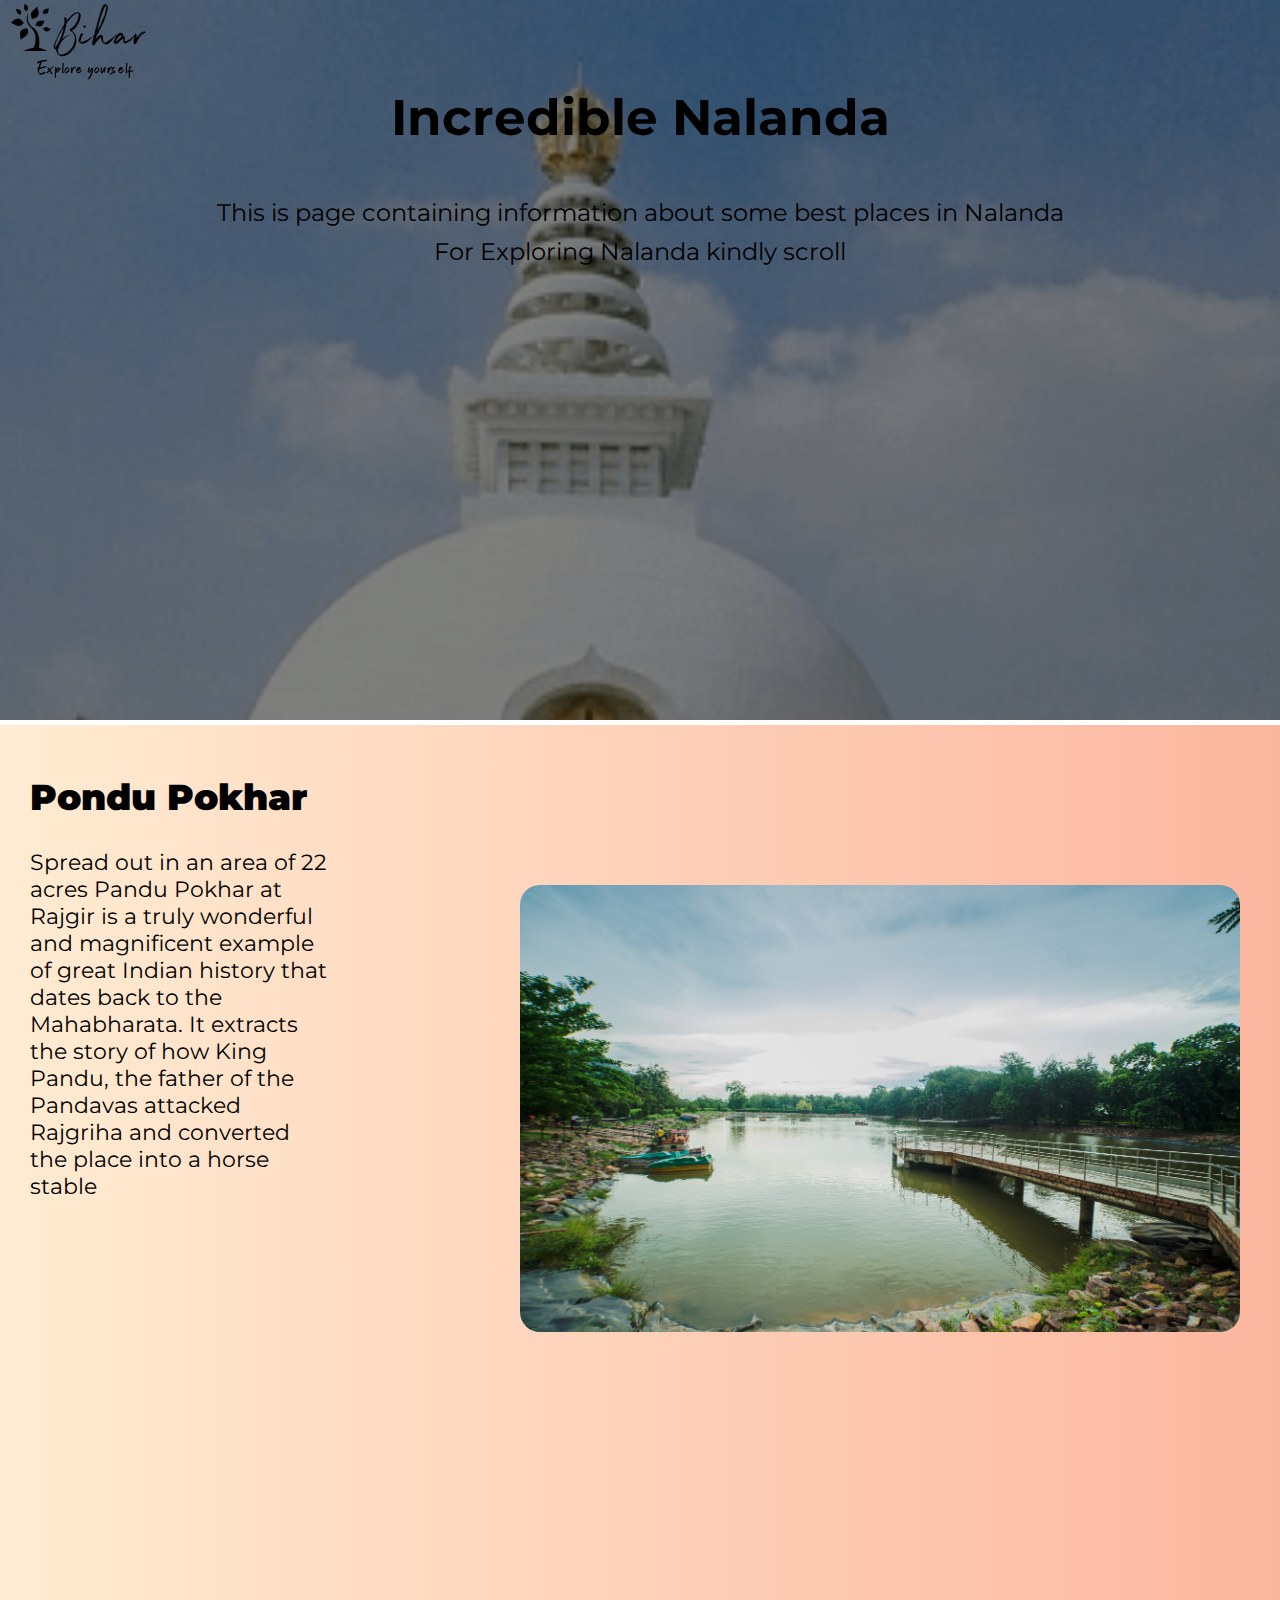
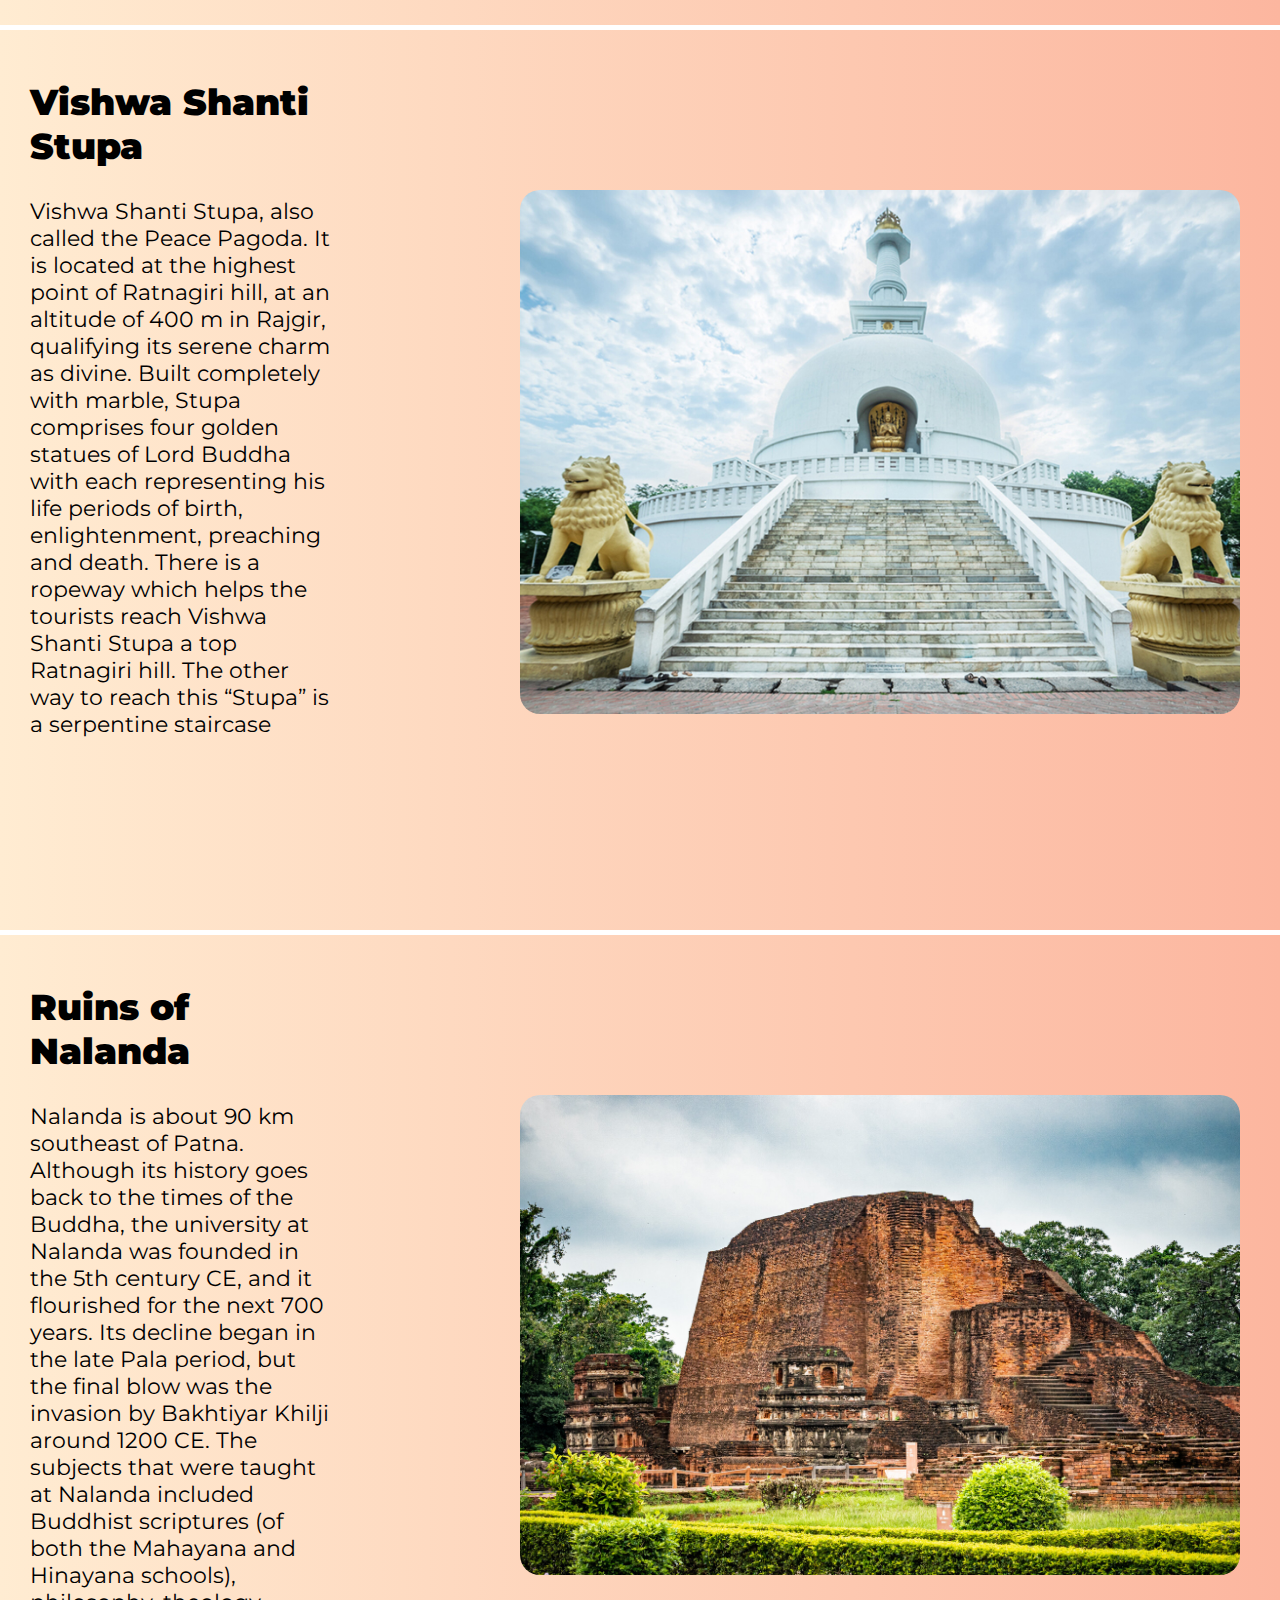
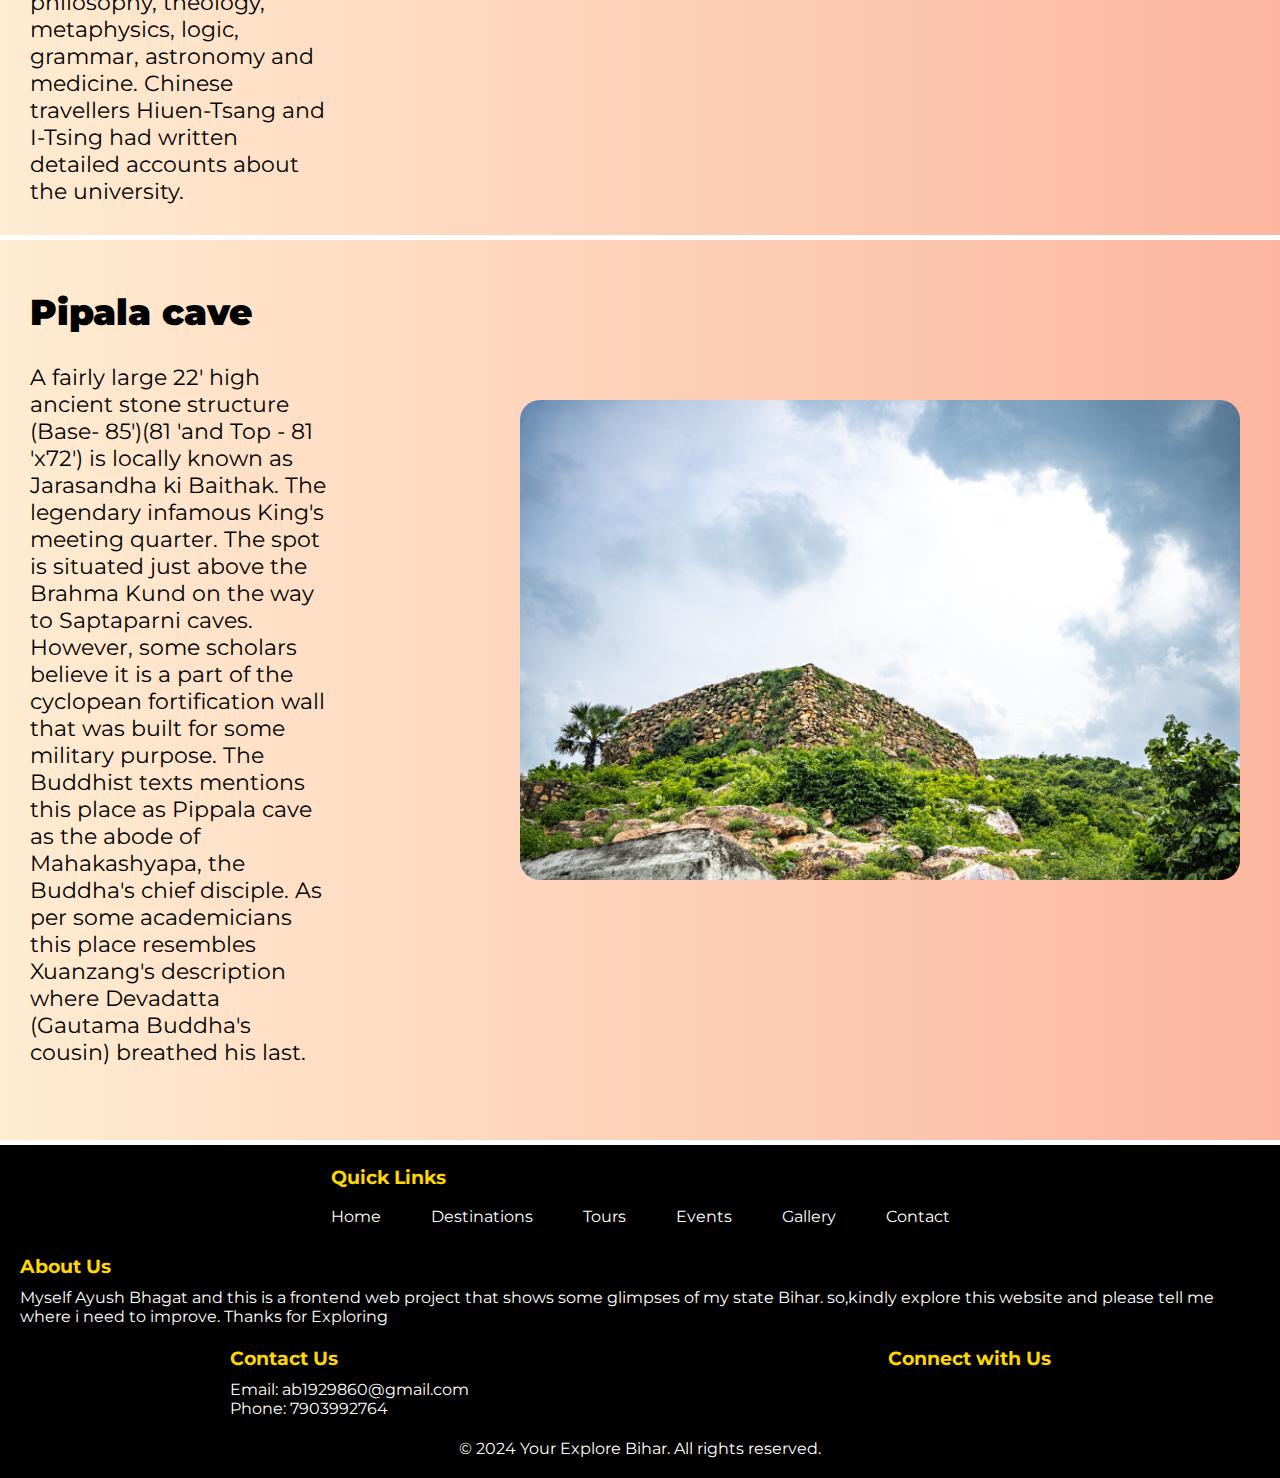
<file: rajgir.html>
<!DOCTYPE html>
<html lang="en">

<head>
    <meta charset="UTF-8">
    <meta name="viewport" content="width=device-width, initial-scale=1.0">
    <title>patna</title>
    <link rel="stylesheet" href="utils.css">
    <link rel="stylesheet" href="footer.css">
</head>

<body>
    <div class="main1r">
        <img width="150px" src="images/1.svg" alt="">
        <div class="logof">

            <h1>Incredible Nalanda</h1>
            <div>This is page containing information about some best places in Nalanda</div>
            <div>For Exploring Nalanda kindly scroll</div>
        </div>
    </div>
    <div class="box1"></div>
    <div class="seperation"></div>
    <section class="first1">
        <div class="info1 height">
            <h2>Pondu Pokhar</h2>
            <div class="infopara">
                <div>
                    Spread out in an area of 22 acres Pandu Pokhar at Rajgir is a truly wonderful and magnificent
                    example of great Indian history that dates back to the Mahabharata. It extracts the story of how
                    King Pandu, the father of the Pandavas attacked Rajgriha and converted the place into a horse stable
                </div>
            </div>

        </div>
        <div class="secimg">
            <img src="images/pondupokhar.jpeg" alt="">
        </div>
    </section>
    <div class="seperation"></div>
    <section class="first1 height">
        <div class="info1">
            <h2>Vishwa Shanti Stupa</h2>
            <div class="infopara">
                <div>
                    Vishwa Shanti Stupa, also called the Peace Pagoda. It is located at the highest point of Ratnagiri
                    hill, at an altitude of 400 m in Rajgir, qualifying its serene charm as divine. Built completely
                    with marble, Stupa comprises four golden statues of Lord Buddha with each representing his life
                    periods of birth, enlightenment, preaching and death. There is a ropeway which helps the tourists
                    reach Vishwa Shanti Stupa a top Ratnagiri hill. The other way to reach this “Stupa” is a serpentine
                    staircase
                </div>


            </div>

        </div>
        <div class="secimg">
            <img src="images/stupa.jpeg" alt="">
        </div>
    </section>
    <div class="seperation"></div>
    <section class="first1 height">
        <div class="info1">
            <h2>Ruins of Nalanda</h2>
            <div class="infopara">
                <div>
                    Nalanda is about 90 km southeast of Patna. Although its history goes back to the times of the
                    Buddha, the university at Nalanda was founded in the 5th century CE, and it flourished for the next
                    700 years. Its decline began in the late Pala period, but the final blow was the invasion by
                    Bakhtiyar Khilji around 1200 CE. The subjects that were taught at Nalanda included Buddhist
                    scriptures (of both the Mahayana and Hinayana schools), philosophy, theology, metaphysics, logic,
                    grammar, astronomy and medicine. Chinese travellers Hiuen-Tsang and I-Tsing had written detailed
                    accounts about the university.
                </div>


            </div>

        </div>
        <div class="secimg">
            <img src="images/nu.jpeg" alt="">
        </div>
    </section>
    <div class="seperation"></div>
    <section class="first1 height">
        <div class="info1">
            <h2>Pipala cave</h2>
            <div class="infopara">
                <div>
                    A fairly large 22' high ancient stone structure (Base- 85')(81 'and Top - 81 'x72') is locally known
                    as Jarasandha ki Baithak. The legendary infamous King's meeting quarter. The spot is situated just
                    above the Brahma Kund on the way to Saptaparni caves. However, some scholars believe it is a part of
                    the cyclopean fortification wall that was built for some military purpose.
                    The Buddhist texts mentions this place as Pippala cave as the abode of Mahakashyapa, the Buddha's
                    chief disciple. As per some academicians this place resembles Xuanzang's description where Devadatta
                    (Gautama Buddha's cousin) breathed his last.
                </div>


            </div>

        </div>
        <div class="secimg">
            <img src="images/secondlastrajgir.jpeg" alt="">
        </div>
    </section>
    <div class="seperation"></div>





    <div class="mainu">


        <footer>
            <div class="footer-container">
                <div class="footer-section">
                    <h3>Quick Links</h3>
                    <ul class="footer-links">
                        <li><a href="#">Home</a></li>
                        <li><a href="#">Destinations</a></li>
                        <li><a href="#">Tours</a></li>
                        <li><a href="#">Events</a></li>
                        <li><a href="#">Gallery</a></li>
                        <li><a href="#">Contact</a></li>
                    </ul>
                </div>
                <div class="footer-section">
                    <h3>About Us</h3>
                    <p>
                        Myself Ayush Bhagat and this is a frontend web project that shows some glimpses of my state
                        Bihar.
                        so,kindly explore this website and please tell me where i need to improve.
                        Thanks for Exploring
                    </p>
                </div>
                <div class="footer-section">
                    <h3>Contact Us</h3>
                    <p>Email: ab1929860@gmail.com </p>
                    <p>Phone: 7903992764 </p>
                </div>
                <div class="footer-section">
                    <h3>Connect with Us</h3>
                    <div class="social-icons">
                        <a href="#" target="_blank"><i class="fab fa-facebook-f"></i></a>
                        <a href="#" target="_blank"><i class="fab fa-twitter"></i></a>
                        <a href="#" target="_blank"><i class="fab fa-instagram"></i></a>
                        <a href="#" target="_blank"><i class="fab fa-youtube"></i></a>
                    </div>
                </div>
            </div>
            <p>&copy; 2024 Your Explore Bihar. All rights reserved.</p>
        </footer>
    </div>

</body>

</html>
</file>
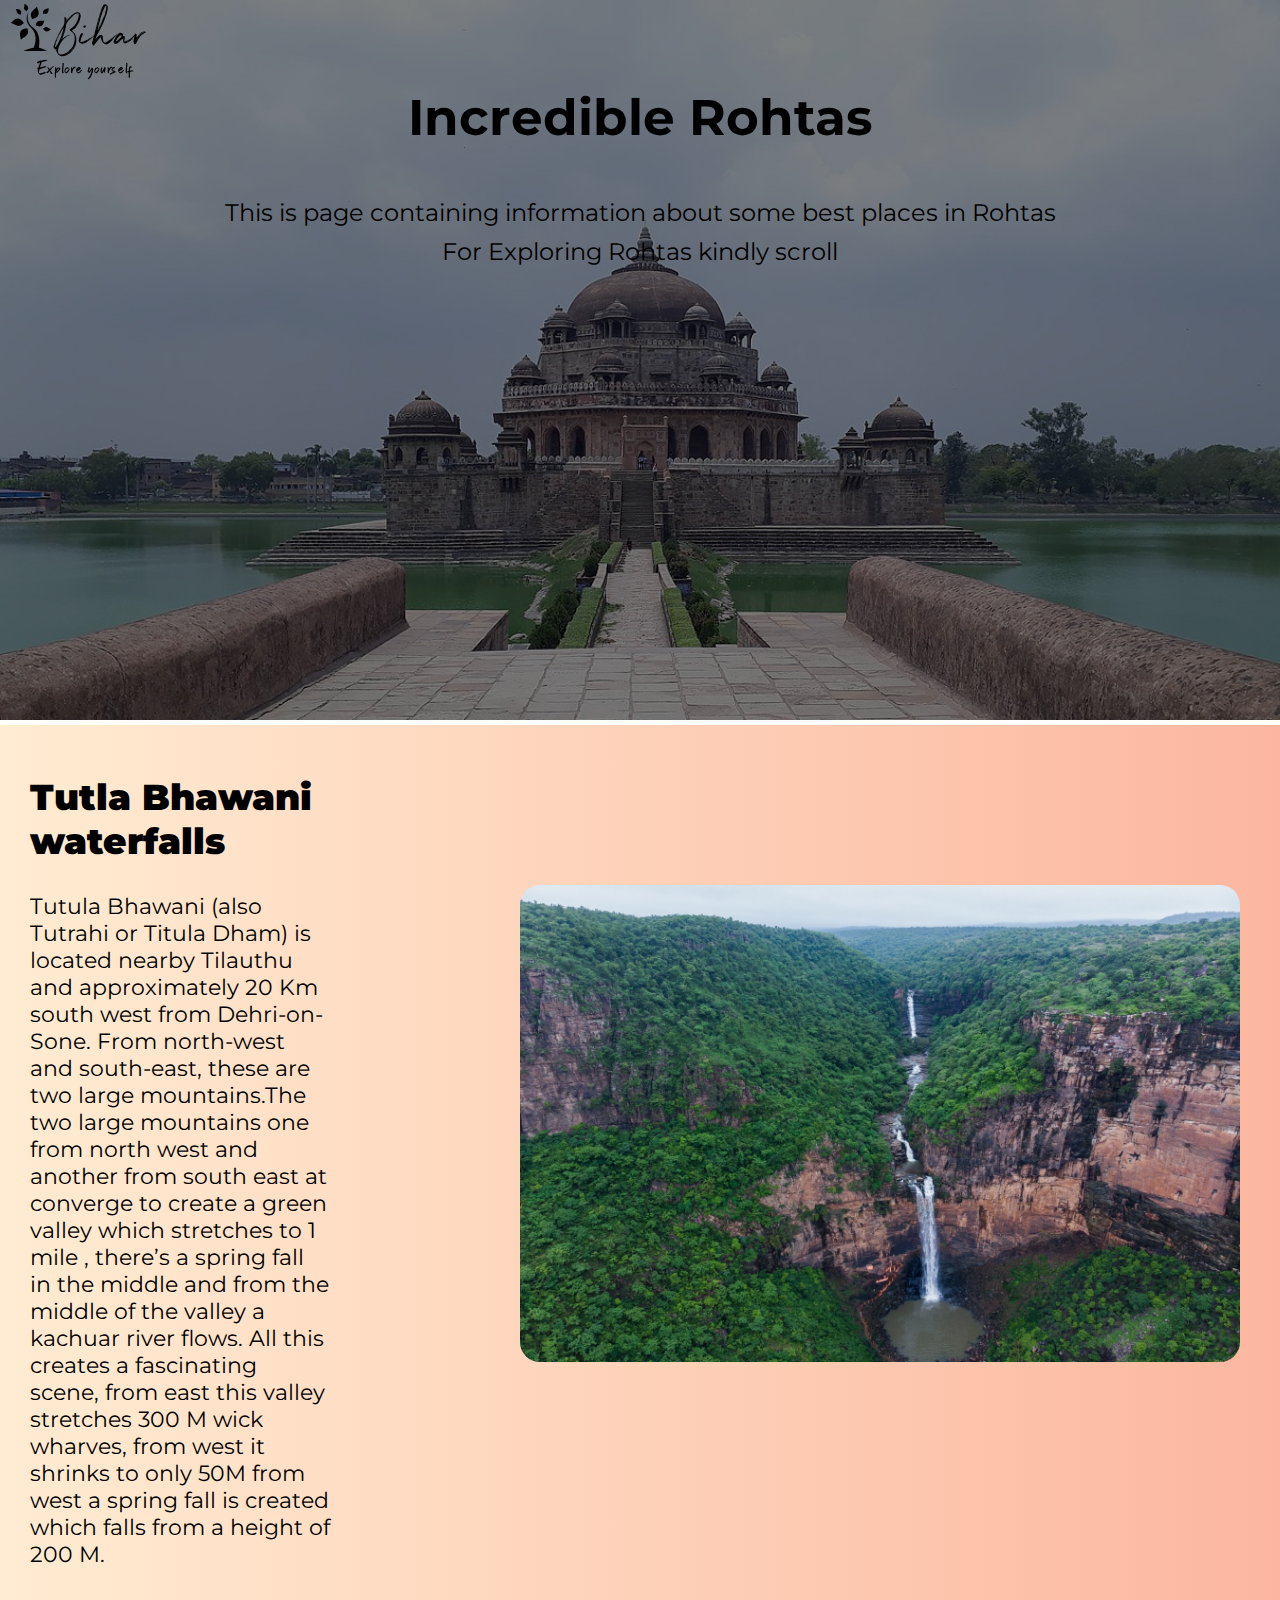
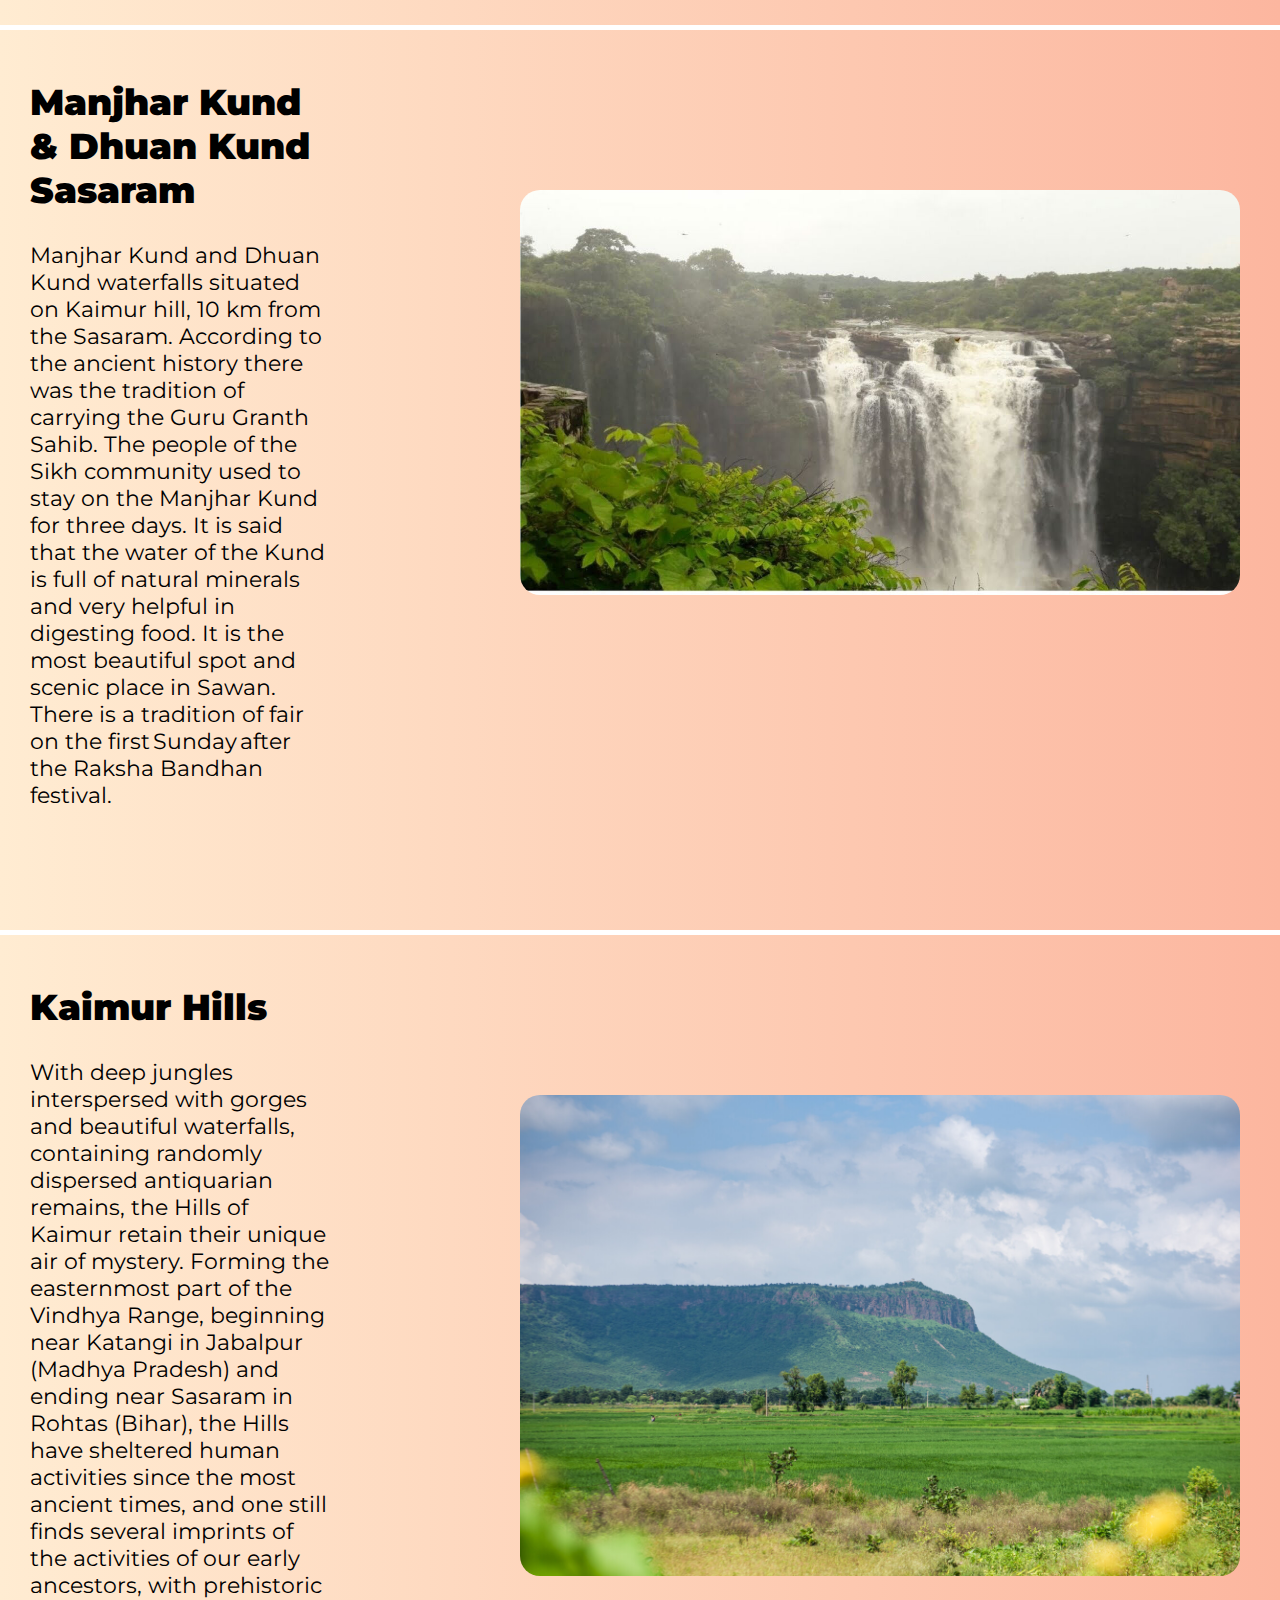
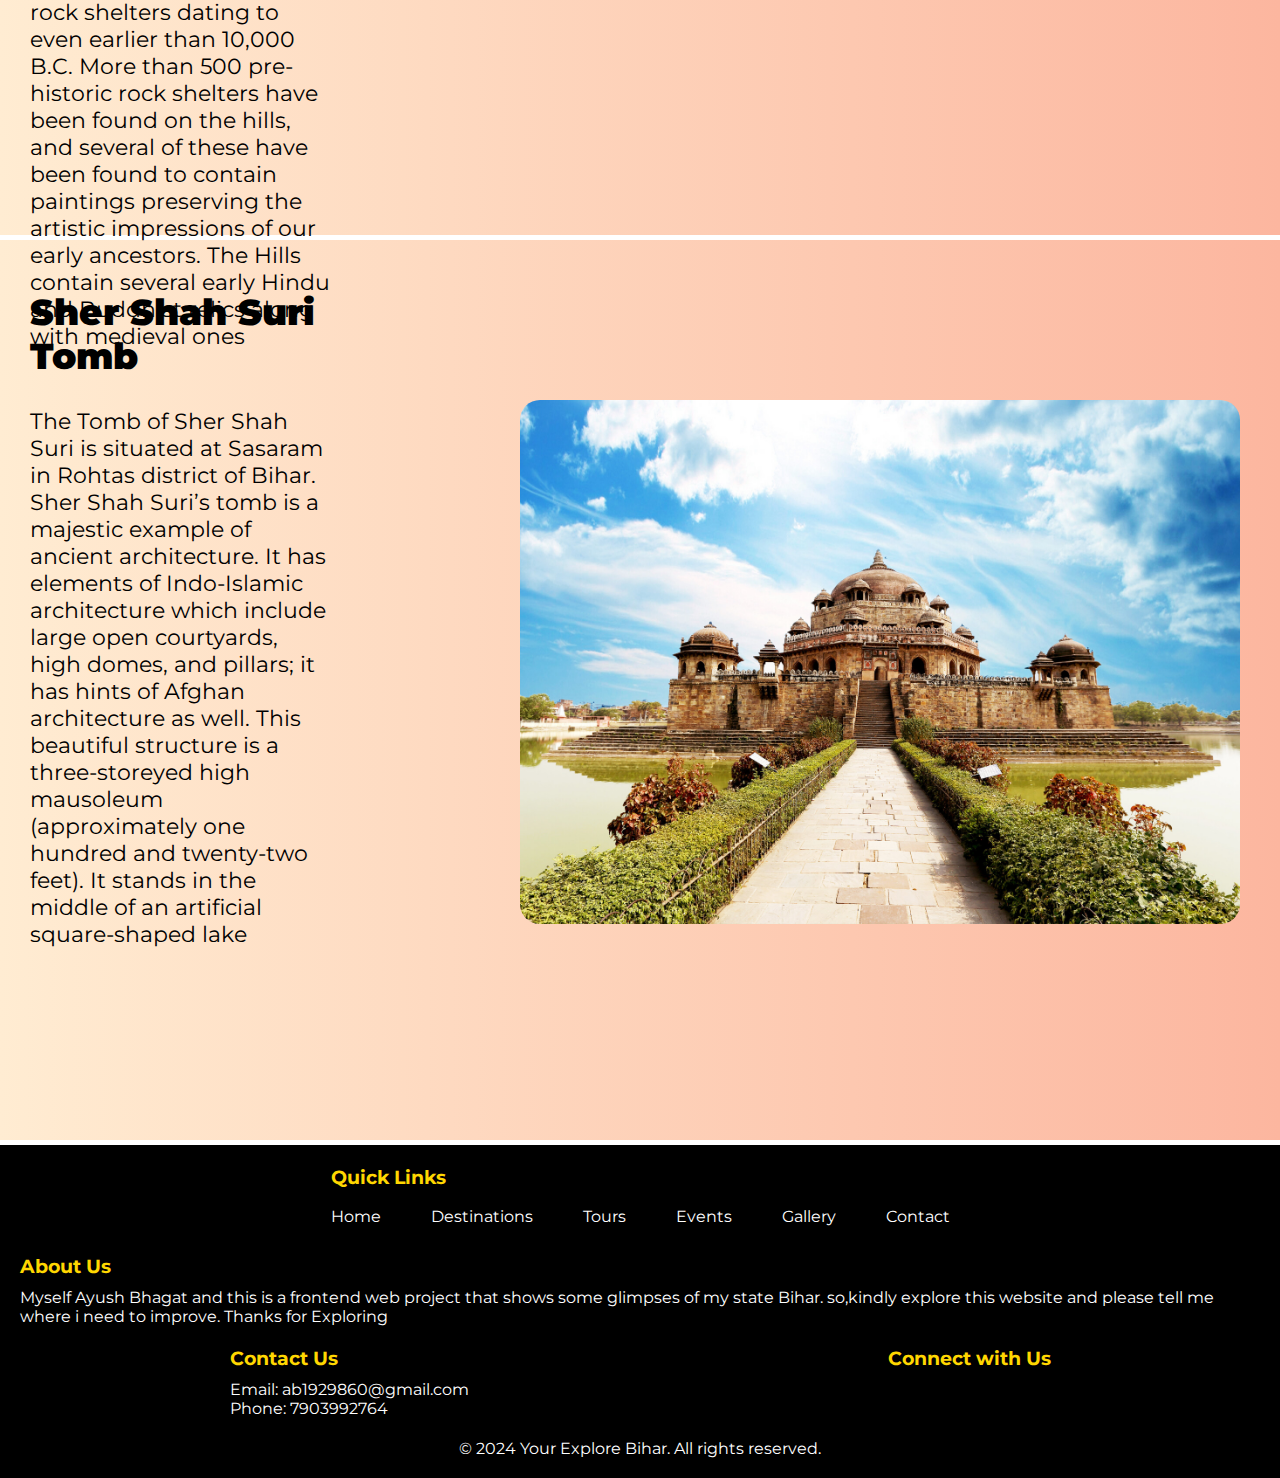
<file: rohtas.html>
<!DOCTYPE html>
<html lang="en">

<head>
    <meta charset="UTF-8">
    <meta name="viewport" content="width=device-width, initial-scale=1.0">
    <title>Rohtas</title>
    <link rel="stylesheet" href="utils.css">
    <link rel="stylesheet" href="footer.css">
</head>

<body>
    <div class="main1rs">
        <img width="150px" src="images/1.svg" alt="">
        <div class="logof">

            <h1>Incredible Rohtas</h1>
            <div>This is page containing information about some best places in Rohtas</div>
            <div>For Exploring Rohtas kindly scroll</div>
        </div>
    </div>
    <div class="box1"></div>
    <div class="seperation"></div>
    <section class="first1">
        <div class="info1 height">
            <h2>Tutla Bhawani waterfalls</h2>
            <div class="infopara">
                <div>
                    Tutula Bhawani (also Tutrahi or Titula Dham) is located nearby Tilauthu and approximately 20 Km
                    south west from Dehri-on-Sone. From north-west and south-east, these are two large mountains.The two
                    large mountains one from north west and another from south east at converge to create a green valley
                    which stretches to 1 mile , there’s a spring fall in the middle and from the middle of the valley a
                    kachuar river flows.
                    All this creates a fascinating scene, from east this valley stretches 300 M wick wharves, from west
                    it shrinks to only 50M from west a spring fall is created which falls from a height of 200 M.
                </div>
            </div>

        </div>
        <div class="secimg">
            <img src="images/rohtas1.jpeg" alt="">
        </div>
    </section>
    <div class="seperation"></div>
    <section class="first1 height">
        <div class="info1">
            <h2>Manjhar Kund & Dhuan Kund Sasaram</h2>
            <div class="infopara">
                <div>
                    Manjhar Kund and Dhuan Kund waterfalls situated on Kaimur hill, 10 km from the Sasaram. According to
                    the ancient history there was the tradition of carrying the Guru Granth Sahib. The people of the
                    Sikh community used to stay on the Manjhar Kund for three days. It is said that the water of the
                    Kund is full of natural minerals and very helpful in digesting food.
                    It is the most beautiful spot and scenic place in Sawan. There is a tradition of fair on the
                    first Sunday after the Raksha Bandhan festival.
                </div>


            </div>

        </div>
        <div class="secimg">
            <img src="images/rohtas2.jpeg" alt="">
        </div>
    </section>
    <div class="seperation"></div>
    <section class="first1 height">
        <div class="info1">
            <h2>Kaimur Hills</h2>
            <div class="infopara">
                <div>
                    With deep jungles interspersed with gorges and beautiful waterfalls, containing randomly dispersed antiquarian remains, the Hills of Kaimur retain their unique air of mystery. Forming the easternmost part of the Vindhya Range, beginning near Katangi in Jabalpur (Madhya Pradesh) and ending near Sasaram in Rohtas (Bihar), the Hills have sheltered human activities since the most ancient times, and one still finds several imprints of the activities of our early ancestors, with prehistoric rock shelters dating to even earlier than 10,000 B.C. More than 500 pre-historic rock shelters have been found on the hills, and several of these have been found to contain paintings preserving the artistic impressions of our early ancestors. The Hills contain several early Hindu and Buddhist relics along with medieval ones 
                </div>


            </div>

        </div>
        <div class="secimg">
            <img src="images/rohtas3.jpeg" alt="">
        </div>
    </section>
    <div class="seperation"></div>
    <section class="first1 height">
        <div class="info1">
            <h2>Sher Shah Suri Tomb</h2>
            <div class="infopara">
                <div>
                    The Tomb of Sher Shah Suri is situated at Sasaram in Rohtas district of Bihar. Sher Shah Suri’s tomb is a majestic example of ancient architecture. It has elements of Indo-Islamic architecture which include large open courtyards, high domes, and pillars; it has hints of Afghan architecture as well. This beautiful structure is a three-storeyed high mausoleum (approximately one hundred and twenty-two feet). It stands in the middle of an artificial square-shaped lake
                </div>


            </div>

        </div>
        <div class="secimg">
            <img src="images/rohtas4.jpeg" alt="">
        </div>
    </section>
    <div class="seperation"></div>





    <div class="mainu">


        <footer>
            <div class="footer-container">
                <div class="footer-section">
                    <h3>Quick Links</h3>
                    <ul class="footer-links">
                        <li><a href="#">Home</a></li>
                        <li><a href="#">Destinations</a></li>
                        <li><a href="#">Tours</a></li>
                        <li><a href="#">Events</a></li>
                        <li><a href="#">Gallery</a></li>
                        <li><a href="#">Contact</a></li>
                    </ul>
                </div>
                <div class="footer-section">
                    <h3>About Us</h3>
                    <p>
                        Myself Ayush Bhagat and this is a frontend web project that shows some glimpses of my state
                        Bihar.
                        so,kindly explore this website and please tell me where i need to improve.
                        Thanks for Exploring
                    </p>
                </div>
                <div class="footer-section">
                    <h3>Contact Us</h3>
                    <p>Email: ab1929860@gmail.com </p>
                    <p>Phone: 7903992764 </p>
                </div>
                <div class="footer-section">
                    <h3>Connect with Us</h3>
                    <div class="social-icons">
                        <a href="#" target="_blank"><i class="fab fa-facebook-f"></i></a>
                        <a href="#" target="_blank"><i class="fab fa-twitter"></i></a>
                        <a href="#" target="_blank"><i class="fab fa-instagram"></i></a>
                        <a href="#" target="_blank"><i class="fab fa-youtube"></i></a>
                    </div>
                </div>
            </div>
            <p>&copy; 2024 Your Explore Bihar. All rights reserved.</p>
        </footer>
    </div>

</body>

</html>
</file>
<file: utils.css>
@import url('https://fonts.googleapis.com/css2?family=Montserrat:ital,wght@0,400;0,600;1,300&display=swap');

* {
    margin: 0;
    padding: 0;
    font-family: 'Montserrat', sans-serif;
    /* box-sizing: border-box; */
}

.main1p {
    height: 80vh;
    background-image: url("images/patna1.webp");
    position: relative;
    width: 100vw;
    height: 80vh;
    background-repeat: no-repeat;
    background-size: cover;
}

.main1g {
    height: 80vh;
    background-image: url("images/gayamain.jpg");
    position: relative;
    width: 100vw;
    height: 80vh;
    background-repeat: no-repeat;
    background-size: cover;
}

.main1r {
    height: 80vh;
    background-image: url("images/tourist-places-in-rajgir1.png");
    position: relative;
    width: 100vw;
    height: 80vh;
    background-repeat: no-repeat;
    background-size: cover;
}

.main1b {
    height: 80vh;
    background-image: url("images/buxarmain.jpeg");
    position: relative;
    width: 100vw;
    height: 80vh;
    background-repeat: no-repeat;
    background-size: cover;
}

.main1rs {
    height: 80vh;
    background-image: url("images/rohtasmain.jpg");
    position: relative;
    width: 100vw;
    height: 80vh;
    background-repeat: no-repeat;
    background-size: cover;
}

.logof {
    display: flex;
    flex-direction: column;
    justify-content: center;
    align-items: center;
}

.logof h1 {
    font-size: 50px;
    font-weight: bold;
}

.logof> :nth-child(2) {
    font-size: 24px;
    position: relative;
    top: 50px;
}

.logof> :nth-child(3) {
    font-size: 24px;
    position: relative;
    top: 60px;
}

.box1 {
    height: 80vh;
    width: 100%;
    background-color: black;
    opacity: 0.50;
    position: absolute;
    top: 0;
}

.seperation {
    height: 5px;
    background-color: white;
}

.secimg img {
    width: 40vh;
    width: 80vh;
    /* width: 100%; */
    position: relative;
    top: 160px;
    right: 40px;
    height: auto;
    transition: 0.5s;
    border-radius: 20px;
}

.secimg img:hover {
    transform: scale(1.05);
}

.first1 {
    font-family: 'Montserrat', sans-serif;
    /* height: 100vh; */
    background-image: linear-gradient(to right, #ffecd2 0%, #fcb69f 100%);
    display: flex;
    justify-content: center;
    gap: 260px;
}

.info1 {
    display: flex;
    flex-direction: column;
    gap: 90px;
}

.info1 h2 {
    position: relative;
    top: 50px;
    left: 30px;
    font-weight: 900;
    font-size: 36px;
}

.infopara {
    display: flex;
    flex-direction: column;
    position: relative;
    left: 30px;
    font-size: 22px;
    bottom: 10px;
}

.height {
    height: 100vh;
}

@media screen and (max-width: 768px) {
    .logof h1 {
        font-size: 26px;
        font-weight: bolder;
    }
    .logof > :nth-child(2){
        font-size: 18px;
        color: white;
        z-index: 1;
        text-align: center;
    }
    .logof > :nth-child(3){
        font-size: 18px;
        color: white;
        z-index: 1;
        text-align: center;
    }
    /* .secimg img{
        width: 30vw;
        height: auto;
    } */
    
}
</file>
<file: footer.css>
.mainu {
    margin: 0;
    padding: 0;
    font-family: Arial, sans-serif;
    background-color: #f4f4f4;
}

footer {
    /* background-color: #2d3e4f; */
    background-color: black;
    color: #fff;
    padding: 20px;
    text-align: center;
}

.footer-container {
    display: flex;
    flex-wrap: wrap;
    justify-content: space-around;
}

.footer-section {
    margin-bottom: 20px;
    text-align: left;
}

.footer-section h3 {
    color: #ffd700;
    font-size: 1.2em;
    margin-bottom: 10px;
}

.footer-links {
    list-style: none;
    padding: 0;
    display: flex;
    gap: 50px;
}

.footer-links li {
    margin: 8px 0;
}

.footer-links a {
    text-decoration: none;
    color: #fff;
    transition: color 0.3s ease;
}

.footer-links a:hover {
    color: #ffd700; 
}

.social-icons {
    margin-top: 20px;
}

.social-icons a {
    color: #fff;
    margin: 0 10px;
    text-decoration: none;
    font-size: 1.5rem;
    transition: color 0.3s ease;
}

.social-icons a:hover {
    color: #ffd700; 
}


@media screen and (max-width: 600px) {
    .footer-section {
        flex-basis: 100%;
    }
}
</file>
